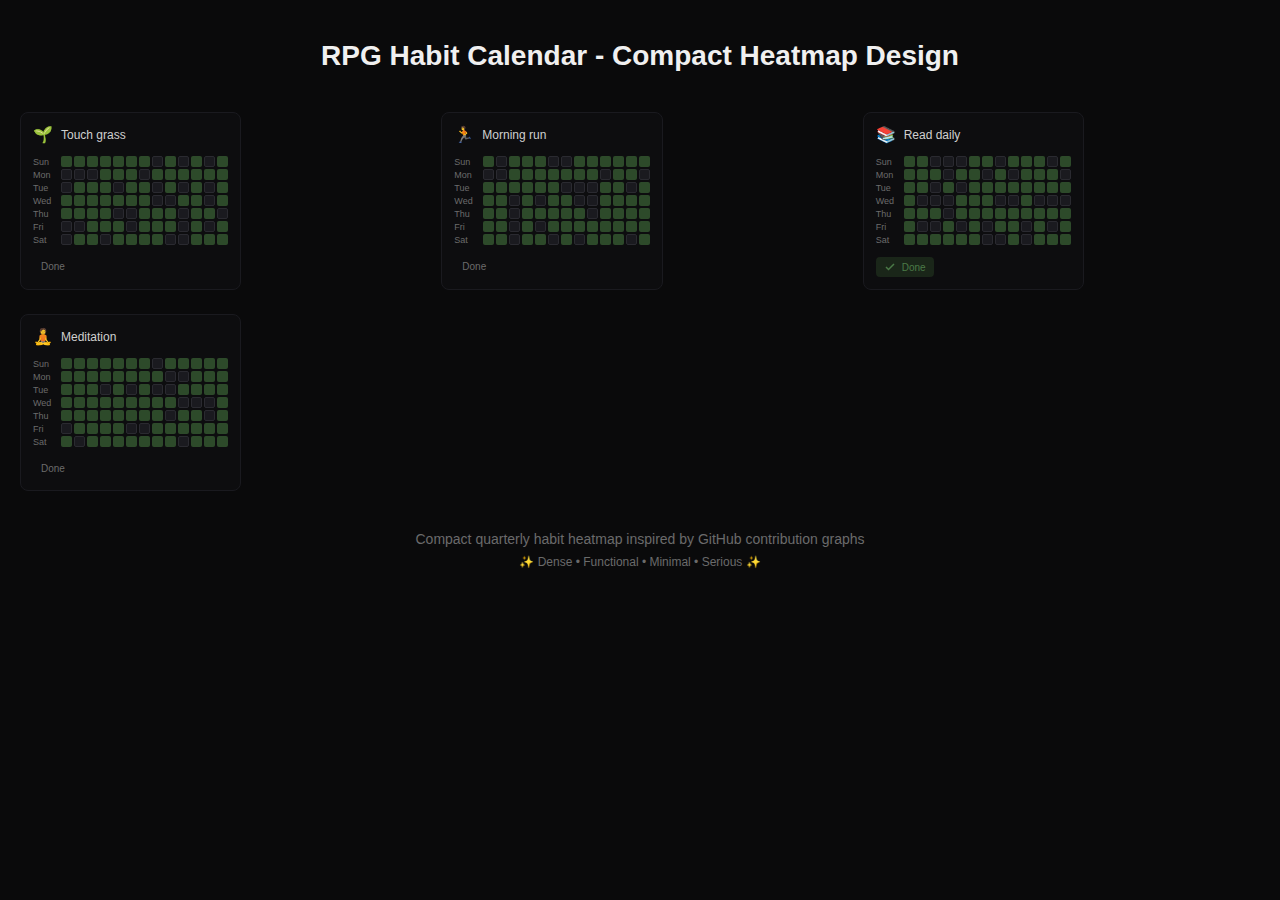
<file: public/demo.html>
<!DOCTYPE html>
<html lang="en">
<head>
    <meta charset="UTF-8">
    <meta name="viewport" content="width=device-width, initial-scale=1.0">
    <title>Habit Calendar Demo</title>
    <style>
        * {
            margin: 0;
            padding: 0;
            box-sizing: border-box;
        }
        
        body {
            font-family: -apple-system, BlinkMacSystemFont, 'Segoe UI', sans-serif;
            background: #0a0a0b;
            color: #e0e0e0;
            padding: 40px 20px;
        }
        
        .container {
            max-width: 1400px;
            margin: 0 auto;
        }
        
        h1 {
            text-align: center;
            margin-bottom: 40px;
            color: #f0f0f0;
            font-size: 28px;
        }
        
        .grid {
            display: grid;
            grid-template-columns: repeat(auto-fit, minmax(300px, 1fr));
            gap: 24px;
        }
        
        .habit-card {
            background: #0d0d0f;
            border: 1px solid #1a1a1f;
            border-radius: 8px;
            padding: 12px;
            width: fit-content;
        }
        
        .habit-header {
            display: flex;
            align-items: center;
            gap: 8px;
            margin-bottom: 12px;
        }
        
        .habit-icon {
            font-size: 16px;
        }
        
        .habit-name {
            font-size: 12px;
            font-weight: 500;
            color: #d0d0d0;
        }
        
        .calendar-grid {
            display: flex;
            gap: 6px;
        }
        
        .day-labels {
            display: flex;
            flex-direction: column;
            justify-content: space-between;
            padding-right: 4px;
        }
        
        .day-label {
            font-size: 9px;
            color: #6b6b6b;
            height: 11px;
            display: flex;
            align-items: center;
        }
        
        .heatmap-grid {
            display: flex;
            gap: 2px;
        }
        
        .week-column {
            display: flex;
            flex-direction: column;
            gap: 2px;
        }
        
        .day-tile {
            width: 11px;
            height: 11px;
            border-radius: 2px;
            cursor: pointer;
            transition: background-color 0.2s;
        }
        
        .day-tile.incomplete {
            background: #1a1a1f;
            border: 1px solid #2a2a30;
        }
        
        .day-tile.incomplete:hover {
            background: #222228;
        }
        
        .day-tile.completed {
            background: #2d4a2a;
        }
        
        .day-tile.completed:hover {
            background: #365534;
        }
        
        .day-tile.future {
            background: #161619;
            opacity: 0.4;
            cursor: not-allowed;
        }
        
        .day-tile.today {
            ring: 1px solid #6b6b6b;
            box-shadow: 0 0 0 1px #6b6b6b;
        }
        
        .done-button {
            margin-top: 12px;
            display: flex;
            align-items: center;
            gap: 6px;
            font-size: 10px;
            padding: 4px 8px;
            border-radius: 4px;
            background: transparent;
            border: none;
            color: #6b6b6b;
            cursor: pointer;
            transition: all 0.2s;
        }
        
        .done-button:hover {
            color: #9b9b9b;
            background: #1a1a1f;
        }
        
        .done-button.active {
            color: #4a7a47;
            background: #1a2619;
        }
        
        .checkmark {
            width: 12px;
            height: 12px;
            display: none;
        }
        
        .done-button.active .checkmark {
            display: block;
        }
        
        .info {
            text-align: center;
            margin-top: 40px;
            color: #6b6b6b;
            font-size: 14px;
        }
    </style>
</head>
<body>
    <div class="container">
        <h1>RPG Habit Calendar - Compact Heatmap Design</h1>
        
        <div class="grid">
            <!-- Habit 1: Touch Grass -->
            <div class="habit-card">
                <div class="habit-header">
                    <span class="habit-icon">🌱</span>
                    <h3 class="habit-name">Touch grass</h3>
                </div>
                <div class="calendar-grid">
                    <div class="day-labels">
                        <div class="day-label">Sun</div>
                        <div class="day-label">Mon</div>
                        <div class="day-label">Tue</div>
                        <div class="day-label">Wed</div>
                        <div class="day-label">Thu</div>
                        <div class="day-label">Fri</div>
                        <div class="day-label">Sat</div>
                    </div>
                    <div class="heatmap-grid" id="habit1"></div>
                </div>
                <button class="done-button" onclick="toggleDone(this, 1)">
                    <svg class="checkmark" viewBox="0 0 24 24" fill="none" stroke="currentColor" stroke-width="3">
                        <polyline points="20 6 9 17 4 12"></polyline>
                    </svg>
                    <span>Done</span>
                </button>
            </div>
            
            <!-- Habit 2: Morning Run -->
            <div class="habit-card">
                <div class="habit-header">
                    <span class="habit-icon">🏃</span>
                    <h3 class="habit-name">Morning run</h3>
                </div>
                <div class="calendar-grid">
                    <div class="day-labels">
                        <div class="day-label">Sun</div>
                        <div class="day-label">Mon</div>
                        <div class="day-label">Tue</div>
                        <div class="day-label">Wed</div>
                        <div class="day-label">Thu</div>
                        <div class="day-label">Fri</div>
                        <div class="day-label">Sat</div>
                    </div>
                    <div class="heatmap-grid" id="habit2"></div>
                </div>
                <button class="done-button" onclick="toggleDone(this, 2)">
                    <svg class="checkmark" viewBox="0 0 24 24" fill="none" stroke="currentColor" stroke-width="3">
                        <polyline points="20 6 9 17 4 12"></polyline>
                    </svg>
                    <span>Done</span>
                </button>
            </div>
            
            <!-- Habit 3: Read Daily -->
            <div class="habit-card">
                <div class="habit-header">
                    <span class="habit-icon">📚</span>
                    <h3 class="habit-name">Read daily</h3>
                </div>
                <div class="calendar-grid">
                    <div class="day-labels">
                        <div class="day-label">Sun</div>
                        <div class="day-label">Mon</div>
                        <div class="day-label">Tue</div>
                        <div class="day-label">Wed</div>
                        <div class="day-label">Thu</div>
                        <div class="day-label">Fri</div>
                        <div class="day-label">Sat</div>
                    </div>
                    <div class="heatmap-grid" id="habit3"></div>
                </div>
                <button class="done-button active" onclick="toggleDone(this, 3)">
                    <svg class="checkmark" viewBox="0 0 24 24" fill="none" stroke="currentColor" stroke-width="3">
                        <polyline points="20 6 9 17 4 12"></polyline>
                    </svg>
                    <span>Done</span>
                </button>
            </div>
            
            <!-- Habit 4: Meditation -->
            <div class="habit-card">
                <div class="habit-header">
                    <span class="habit-icon">🧘</span>
                    <h3 class="habit-name">Meditation</h3>
                </div>
                <div class="calendar-grid">
                    <div class="day-labels">
                        <div class="day-label">Sun</div>
                        <div class="day-label">Mon</div>
                        <div class="day-label">Tue</div>
                        <div class="day-label">Wed</div>
                        <div class="day-label">Thu</div>
                        <div class="day-label">Fri</div>
                        <div class="day-label">Sat</div>
                    </div>
                    <div class="heatmap-grid" id="habit4"></div>
                </div>
                <button class="done-button" onclick="toggleDone(this, 4)">
                    <svg class="checkmark" viewBox="0 0 24 24" fill="none" stroke="currentColor" stroke-width="3">
                        <polyline points="20 6 9 17 4 12"></polyline>
                    </svg>
                    <span>Done</span>
                </button>
            </div>
        </div>
        
        <div class="info">
            <p>Compact quarterly habit heatmap inspired by GitHub contribution graphs</p>
            <p style="margin-top: 8px; font-size: 12px;">✨ Dense • Functional • Minimal • Serious ✨</p>
        </div>
    </div>
    
    <script>
        function generateCalendarGrid(habitId) {
            const container = document.getElementById(`habit${habitId}`);
            const today = new Date();
            today.setHours(0, 0, 0, 0);
            
            const startDate = new Date(today);
            startDate.setDate(today.getDate() - 90);
            const dayOfWeek = startDate.getDay();
            startDate.setDate(startDate.getDate() - dayOfWeek);
            
            const numWeeks = 13;
            
            // Generate random completion pattern for demo
            const completionPattern = [];
            for (let i = 0; i < 91; i++) {
                const date = new Date(startDate);
                date.setDate(startDate.getDate() + i);
                if (date <= today && Math.random() > 0.3) {
                    completionPattern.push(i);
                }
            }
            
            for (let week = 0; week < numWeeks; week++) {
                const weekColumn = document.createElement('div');
                weekColumn.className = 'week-column';
                
                for (let day = 0; day < 7; day++) {
                    const dayOffset = (week * 7) + day;
                    const date = new Date(startDate);
                    date.setDate(startDate.getDate() + dayOffset);
                    
                    const dayTile = document.createElement('div');
                    dayTile.className = 'day-tile';
                    dayTile.title = date.toDateString();
                    
                    const isFuture = date > today;
                    const isToday = date.getTime() === today.getTime();
                    const isCompleted = completionPattern.includes(dayOffset);
                    
                    if (isFuture) {
                        dayTile.classList.add('future');
                    } else if (isCompleted) {
                        dayTile.classList.add('completed');
                    } else {
                        dayTile.classList.add('incomplete');
                    }
                    
                    if (isToday && !isCompleted) {
                        dayTile.classList.add('today');
                    }
                    
                    if (!isFuture) {
                        dayTile.onclick = function() {
                            if (this.classList.contains('completed')) {
                                this.classList.remove('completed');
                                this.classList.add('incomplete');
                            } else {
                                this.classList.remove('incomplete');
                                this.classList.add('completed');
                            }
                        };
                    }
                    
                    weekColumn.appendChild(dayTile);
                }
                
                container.appendChild(weekColumn);
            }
        }
        
        function toggleDone(button, habitId) {
            button.classList.toggle('active');
        }
        
        // Generate all habit calendars
        for (let i = 1; i <= 4; i++) {
            generateCalendarGrid(i);
        }
    </script>
</body>
</html>
</file>
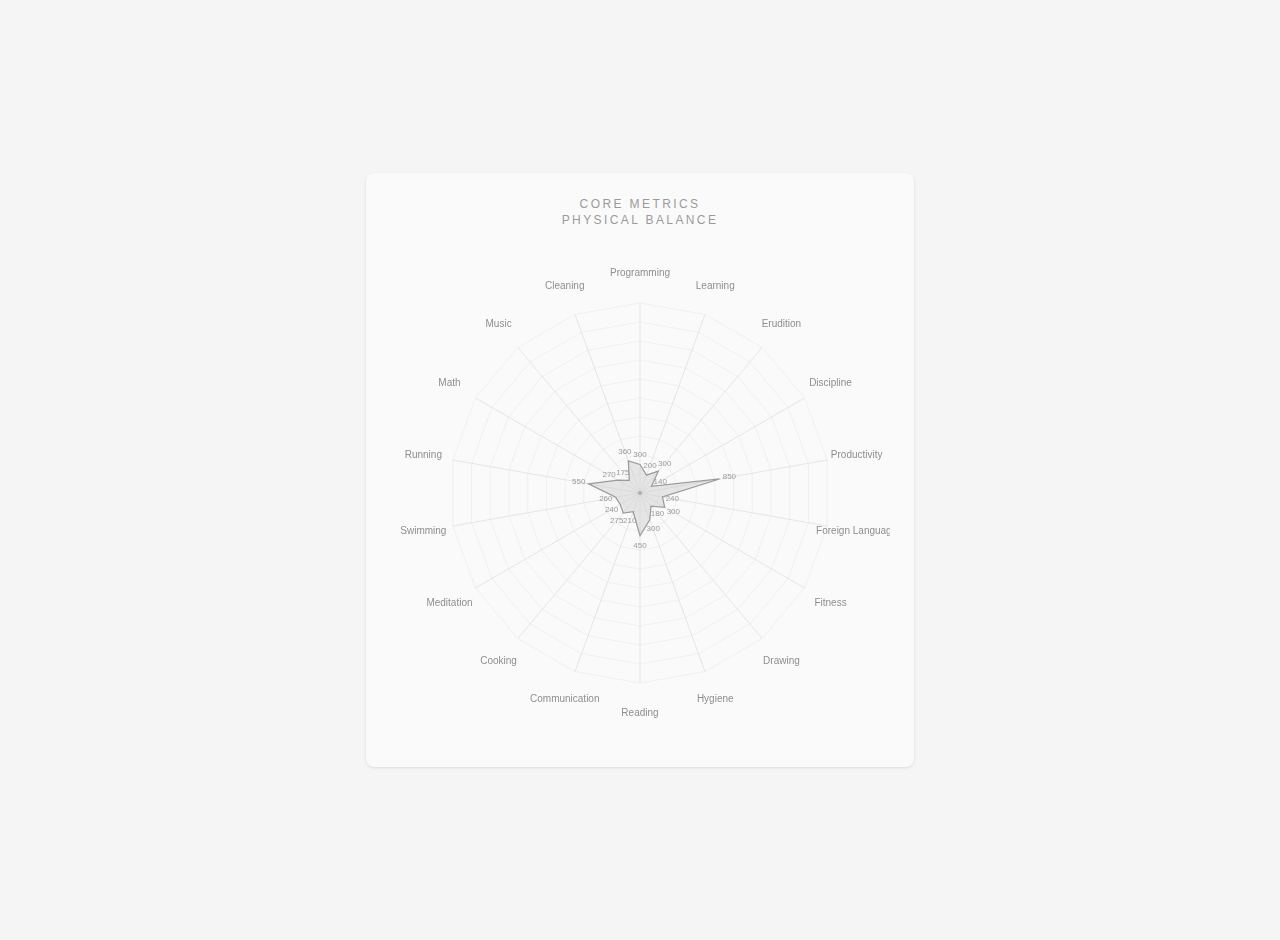
<file: public/radar-preview.html>
<!DOCTYPE html>
<html lang="en">
<head>
    <meta charset="UTF-8">
    <meta name="viewport" content="width=device-width, initial-scale=1.0">
    <title>Radar Chart Preview</title>
    <style>
        body {
            font-family: -apple-system, BlinkMacSystemFont, 'Segoe UI', sans-serif;
            background: #f5f5f5;
            margin: 0;
            padding: 20px;
            display: flex;
            justify-content: center;
            align-items: center;
            min-height: 100vh;
        }
        .container {
            background: #FAFAFA;
            padding: 24px;
            border-radius: 8px;
            box-shadow: 0 1px 3px rgba(0,0,0,0.1);
            max-width: 600px;
        }
        .title-container {
            text-align: center;
            margin-bottom: 16px;
        }
        .title-line {
            font-size: 12px;
            text-transform: uppercase;
            letter-spacing: 0.2em;
            margin-bottom: 2px;
            color: #9A9A9A;
            font-weight: 300;
        }
        #radarCanvas {
            width: 100%;
            max-width: 500px;
            height: auto;
            display: block;
            margin: 0 auto;
        }
    </style>
</head>
<body>
    <div class="container">
        <div class="title-container">
            <div class="title-line">CORE METRICS</div>
            <div class="title-line">PHYSICAL BALANCE</div>
        </div>
        <canvas id="radarCanvas" width="500" height="500"></canvas>
    </div>
    
    <script>
        const canvas = document.getElementById('radarCanvas');
        const ctx = canvas.getContext('2d');
        
        // Sample data - 18 metrics
        const data = [
            { label: "Programming", value: 300 },
            { label: "Learning", value: 200 },
            { label: "Erudition", value: 300 },
            { label: "Discipline", value: 140 },
            { label: "Productivity", value: 850 },
            { label: "Foreign Language", value: 240 },
            { label: "Fitness", value: 300 },
            { label: "Drawing", value: 180 },
            { label: "Hygiene", value: 300 },
            { label: "Reading", value: 450 },
            { label: "Communication", value: 210 },
            { label: "Cooking", value: 275 },
            { label: "Meditation", value: 240 },
            { label: "Swimming", value: 260 },
            { label: "Running", value: 550 },
            { label: "Math", value: 270 },
            { label: "Music", value: 175 },
            { label: "Cleaning", value: 360 }
        ];
        
        const centerX = canvas.width / 2;
        const centerY = canvas.height / 2;
        const radius = Math.min(centerX, centerY) - 60;
        const numAxes = data.length;
        const maxValue = 2000;
        
        // Clear canvas
        ctx.clearRect(0, 0, canvas.width, canvas.height);
        
        // Draw polygon grid rings
        const levels = 10;
        for (let i = levels; i >= 1; i--) {
            const levelRadius = (radius / levels) * i;
            ctx.beginPath();
            ctx.strokeStyle = "#E6E6E6";
            ctx.lineWidth = 0.5;
            
            for (let j = 0; j <= numAxes; j++) {
                const angle = (Math.PI * 2 * j) / numAxes - Math.PI / 2;
                const x = centerX + Math.cos(angle) * levelRadius;
                const y = centerY + Math.sin(angle) * levelRadius;
                if (j === 0) {
                    ctx.moveTo(x, y);
                } else {
                    ctx.lineTo(x, y);
                }
            }
            ctx.closePath();
            ctx.stroke();
        }
        
        // Draw axes lines
        for (let i = 0; i < numAxes; i++) {
            const angle = (Math.PI * 2 * i) / numAxes - Math.PI / 2;
            const x = centerX + Math.cos(angle) * radius;
            const y = centerY + Math.sin(angle) * radius;
            
            ctx.beginPath();
            ctx.moveTo(centerX, centerY);
            ctx.lineTo(x, y);
            ctx.strokeStyle = "#D0D0D0";
            ctx.lineWidth = 0.5;
            ctx.stroke();
        }
        
        // Draw center point
        ctx.beginPath();
        ctx.arc(centerX, centerY, 2, 0, Math.PI * 2);
        ctx.fillStyle = "#9A9A9A";
        ctx.fill();
        
        // Draw labels
        for (let i = 0; i < numAxes; i++) {
            const angle = (Math.PI * 2 * i) / numAxes - Math.PI / 2;
            const labelRadius = radius + 30;
            const labelX = centerX + Math.cos(angle) * labelRadius;
            const labelY = centerY + Math.sin(angle) * labelRadius;
            
            ctx.font = "300 10px sans-serif";
            ctx.fillStyle = "#8E8E8E";
            ctx.textAlign = "center";
            ctx.textBaseline = "middle";
            ctx.fillText(data[i].label, labelX, labelY);
        }
        
        // Draw data polygon
        ctx.beginPath();
        for (let i = 0; i <= numAxes; i++) {
            const index = i % numAxes;
            const angle = (Math.PI * 2 * i) / numAxes - Math.PI / 2;
            const normalizedValue = data[index].value / maxValue;
            const x = centerX + Math.cos(angle) * radius * normalizedValue;
            const y = centerY + Math.sin(angle) * radius * normalizedValue;
            if (i === 0) {
                ctx.moveTo(x, y);
            } else {
                ctx.lineTo(x, y);
            }
        }
        ctx.closePath();
        
        // Fill
        ctx.fillStyle = "rgba(200, 200, 200, 0.42)";
        ctx.fill();
        
        // Border
        ctx.strokeStyle = "#9B9B9B";
        ctx.lineWidth = 1.25;
        ctx.stroke();
        
        // Draw numeric values
        for (let i = 0; i < numAxes; i++) {
            const angle = (Math.PI * 2 * i) / numAxes - Math.PI / 2;
            const normalizedValue = data[i].value / maxValue;
            const x = centerX + Math.cos(angle) * radius * normalizedValue;
            const y = centerY + Math.sin(angle) * radius * normalizedValue;
            
            const valueOffsetRadius = 10;
            const valueX = x + Math.cos(angle) * valueOffsetRadius;
            const valueY = y + Math.sin(angle) * valueOffsetRadius;
            
            ctx.font = "300 8px sans-serif";
            ctx.fillStyle = "#9A9A9A";
            ctx.textAlign = "center";
            ctx.textBaseline = "middle";
            ctx.fillText(Math.round(data[i].value).toString(), valueX, valueY);
        }
    </script>
</body>
</html>
</file>
